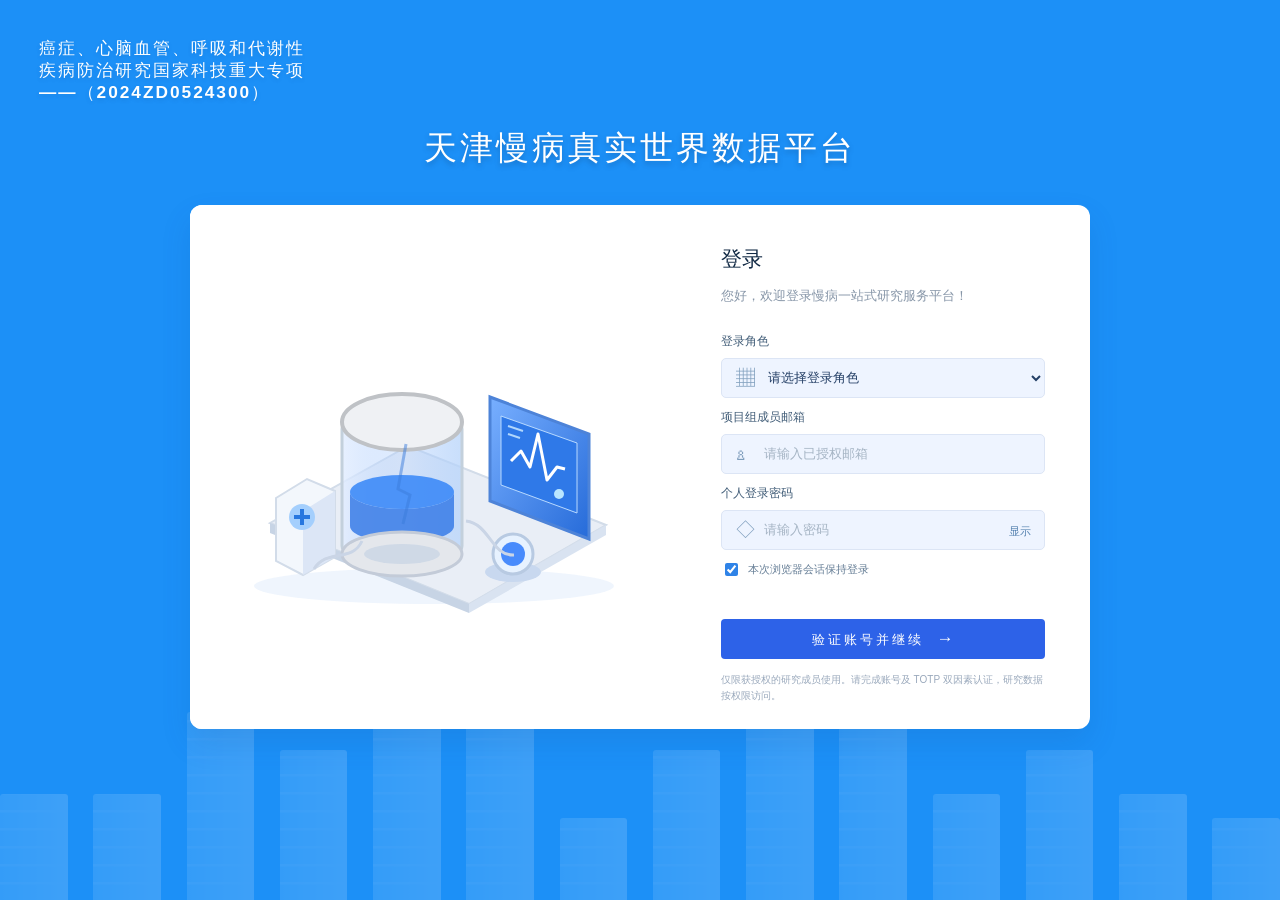
<file: index.html>
<!doctype html>
<html lang="zh-CN">
<head>
  <meta charset="utf-8">
  <meta name="viewport" content="width=device-width, initial-scale=1">
  <meta http-equiv="refresh" content="0; url=./clinical-preview/">
  <meta name="robots" content="noindex, nofollow">
  <meta name="referrer" content="no-referrer">
  <title>天津慢病真实世界数据平台 · 科研数据管理</title>
  <style>
    body{font-family:system-ui,-apple-system,"Microsoft Yahei",sans-serif;margin:0;min-height:100vh;display:grid;place-items:center;background:#f4f8fd;color:#243d5c}
    main{text-align:center;max-width:460px;padding:32px}
    a{color:#1769c2}
  </style>
</head>
<body>
  <main>
    <h1>天津慢病真实世界数据平台</h1>
    <p>正在进入天津慢病真实世界数据平台科研数据管理平台。</p>
    <p><a href="./clinical-preview/">进入数据管理平台</a></p>
  </main>
</body>
</html>
</file>
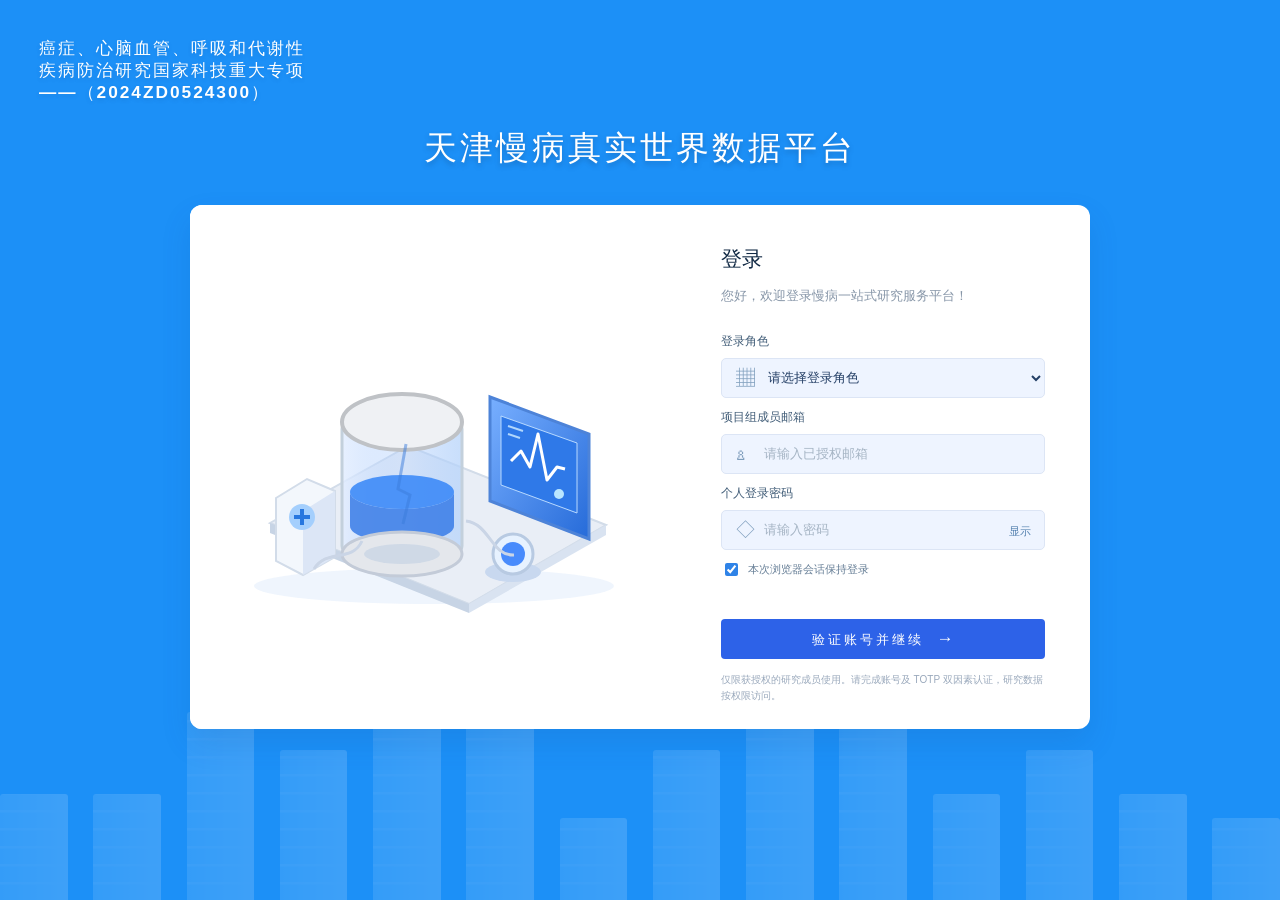
<file: clinical-preview/index.html>
<!doctype html>
<html lang="zh-CN">
<head>
<meta charset="utf-8"><meta name="viewport" content="width=device-width, initial-scale=1">
<meta name="robots" content="noindex,nofollow"><meta name="referrer" content="no-referrer">
<meta http-equiv="Content-Security-Policy" content="default-src 'self'; script-src 'self'; style-src 'self' 'unsafe-inline'; img-src 'self' data:; connect-src https://orptyvtibzsijqcqyvee.supabase.co; object-src 'none'; base-uri 'self'; form-action 'none';">
<title>天津慢病真实世界数据平台 · 科研数据管理平台</title>
<link rel="stylesheet" href="../secure-preview/styles.css?v=clinical-preview-1">
<link rel="stylesheet" href="../local-vault/vault.css?v=clinical-preview-1">
<link rel="stylesheet" href="clinical.css?v=restore-crisp-illustration-20261109">
</head>
<body>
<section class="login-screen" id="loginScreen" aria-labelledby="loginTitle">
  <div class="login-topline"><div class="login-top-brand"><div class="project-grant-name">癌症、心脑血管、呼吸和代谢性<br>疾病防治研究国家科技重大专项<br>——（2024ZD0524300）</div></div><span class="login-top-right">天津慢病真实世界数据平台 · 授权访问</span></div>
  <div class="login-heading"><h1 id="loginTitle">天津慢病真实世界数据平台</h1></div>
  <div class="login-card">
    <div class="login-visual" aria-hidden="true">
      <svg class="login-medical-art" viewBox="0 0 420 300" xmlns="http://www.w3.org/2000/svg">
        <defs>
          <linearGradient id="unitSide" x1="0" x2="1"><stop stop-color="#bcd5fa"/><stop offset="1" stop-color="#ecf4ff"/></linearGradient>
          <linearGradient id="unitBlue" x1="0" x2="1" y1="0" y2="1"><stop stop-color="#78afff"/><stop offset="1" stop-color="#266bd9"/></linearGradient>
          <linearGradient id="glass" x1="0" x2="1"><stop stop-color="#e2edff" stop-opacity=".82"/><stop offset=".5" stop-color="#a5c8fc" stop-opacity=".32"/><stop offset="1" stop-color="#b7d4fa" stop-opacity=".76"/></linearGradient>
        </defs>
        <ellipse cx="211" cy="269" rx="180" ry="18" fill="#d8e6f9" opacity=".4"/>
        <path d="M47 206 185 129 383 208 246 287Z" fill="#e9eef6" stroke="#d2dce9" stroke-width="2"/>
        <path d="m47 206 199 81v9L47 216Z" fill="#c7d4e5"/>
        <path d="m246 287 137-79v10l-137 78Z" fill="#d9e3f1"/>
        <g transform="translate(267 66)">
          <path d="M0 14 99 51v105L0 118Z" fill="url(#unitBlue)" stroke="#4d83d8" stroke-width="3"/>
          <path d="M11 33 87 60v70l-76-28Z" fill="#2f79e8" stroke="#b7d9ff"/>
          <path d="m21 78 10-10 9 16 8-33 9 46 10-13 8 2" stroke="white" fill="none" stroke-width="3" stroke-linejoin="round"/>
          <circle cx="69" cy="111" r="5" fill="#b9e6ff"/><path d="m18 43 15 5m-15 3 12 4" stroke="#b1d7fc" stroke-width="2"/>
        </g>
        <g transform="translate(119 55)">
          <rect x="0" y="50" width="120" height="131" rx="7" fill="url(#glass)" stroke="#c3d0dc" stroke-width="3"/>
          <ellipse cx="60" cy="50" rx="60" ry="28" fill="#eff1f4" stroke="#bfc2c6" stroke-width="4"/>
          <path d="M8 120a52 17 0 0 0 104 0v34a52 17 0 0 1-104 0Z" fill="#357ae7" opacity=".83"/>
          <ellipse cx="60" cy="120" rx="52" ry="17" fill="#3988f8" opacity=".87"/>
          <ellipse cx="60" cy="182" rx="60" ry="22" fill="#e4e7ec" stroke="#c3cbd8" stroke-width="3"/>
          <ellipse cx="60" cy="182" rx="38" ry="10" fill="#c6d3e4" opacity=".7"/>
          <path d="m64 72-8 45 12 6-7 29" fill="none" stroke="#3b7ddb" stroke-width="3" opacity=".5"/>
        </g>
        <g transform="translate(53 159)">
          <path d="m0 22 31-19 28 12v66L27 99 0 85Z" fill="#f3f7fc" stroke="#d2dce9" stroke-width="2"/>
          <path d="m27 35 32-20v66L27 99Z" fill="#dce6f6"/>
          <circle cx="26" cy="41" r="13" fill="#a4cffd"/>
          <path d="M26 33v16m-8-8h16" stroke="#2777df" stroke-width="4"/>
        </g>
        <g transform="translate(272 222)"><ellipse cx="18" cy="33" rx="28" ry="10" fill="#c8d8ef"/><circle cx="18" cy="15" r="20" fill="#e7f2ff" stroke="#b8cae2" stroke-width="3"/><circle cx="18" cy="15" r="12" fill="#488bfc"/></g>
        <path d="M91 252c13-21 38-6 48-28m104-20c24 3 25 35 48 34" stroke="#cad5e6" stroke-width="3" fill="none"/>
      </svg></div>
    <div class="login-form-wrap">
      <h2>登录</h2><p class="login-subtitle">您好，欢迎登录慢病一站式研究服务平台！</p>
      <form id="loginForm" autocomplete="on" novalidate>
        <label for="loginRole">登录角色</label><div class="login-field"><span class="field-prefix">▦</span><select id="loginRole" name="role" required><option value="" selected disabled>请选择登录角色</option><option value="project">项目组</option></select></div>
        <label for="loginUsername">项目组成员邮箱</label><div class="login-field"><span class="field-prefix">♙</span><input type="email" id="loginUsername" name="email" autocomplete="email" spellcheck="false" placeholder="请输入已授权邮箱" required maxlength="150"></div>
        <label for="loginPassword">个人登录密码</label><div class="login-field"><span class="field-prefix">◇</span><input type="password" id="loginPassword" name="password" autocomplete="current-password" placeholder="请输入密码" required><button id="togglePassword" class="login-eye" type="button" aria-label="显示密码" aria-pressed="false">显示</button></div>
        <div class="login-options"><label class="remember-label"><input type="checkbox" id="rememberSession" checked> 本次浏览器会话保持登录</label></div>
        <p class="login-error" id="loginError" role="alert" aria-live="polite"></p>
        <button class="login-submit" type="submit" id="loginSubmit">验证账号并继续 <span>→</span></button>
      </form>
      <form id="secondFactorForm" class="second-factor-form" hidden autocomplete="off" novalidate>
        <div class="second-factor-step"><span class="second-factor-step-icon">02</span><div><strong>第二步 · 验证码核验</strong><p>账号密码已验证，请输入手机身份验证器中的动态验证码。</p></div></div>
        <label for="challengeInput">手机动态验证码（TOTP）</label>
        <div id="totpSetup" class="totp-setup" hidden>
          <strong>首次登录 · 绑定手机验证器</strong>
          <p>请使用 Google Authenticator 或 Microsoft Authenticator 扫描二维码。请勿截图或向他人透露密钥。</p>
          <div id="totpQr" class="totp-qr" role="img" aria-label="手机身份验证器绑定二维码" hidden></div>
          <details class="totp-manual" id="totpManual"><summary>无法扫码？展开手动绑定密钥</summary><code id="totpSecret"></code></details>
          <p>绑定后请在下方输入验证器显示的6位数字，完成首次验证。</p>
        </div>
        <div class="captcha-box"><span class="otp-mail-hint"><span aria-hidden="true">▣</span> 在手机身份验证器中查看6位数字</span></div>
        <div class="login-field"><span class="field-prefix">▣</span><input type="text" id="challengeInput" name="otp" inputmode="numeric" pattern="[0-9]{6}" autocomplete="one-time-code" spellcheck="false" placeholder="请输入验证器显示的6位数字" maxlength="6" required></div>
        <p class="captcha-lifetime">验证码通常每30秒更新一次；输错后可使用最新一组数字重试。</p>
        <p class="login-error" id="challengeError" role="alert" aria-live="polite"></p>
        <button class="login-submit" id="secondFactorSubmit" type="submit">验证并进入 <span>→</span></button>
        <button id="returnToLogin" class="back-to-login" type="button">← 返回账号登录</button>
      </form>
      <p class="login-safety-note">仅限获授权的研究成员使用。请完成账号及 TOTP 双因素认证，研究数据按权限访问。</p>
    </div>
  </div>
  <div class="login-bottom"><span>Copyright © 2026 天津慢病真实世界数据平台</span></div>
  <div class="login-cityline" aria-hidden="true"><i></i><i></i><i></i><i></i><i></i><i></i><i></i><i></i><i></i><i></i><i></i><i></i><i></i><i></i></div>
</section>
<div id="app" class="app"></div>
<button id="logoutBtn" type="button" hidden>退出登录</button>
<script src="cohort-config.js?v=tj-cv-1" defer></script>
<script src="../secure-preview/vendor/qrcodegen.min.js?v=totp-svg-2" defer></script>
<script src="network-guard.js?v=tj-cv-field-fix-4" defer></script>
<script src="auth.js?v=tj-rwd-sample50312-1" defer></script>
</body>
</html>
</file>
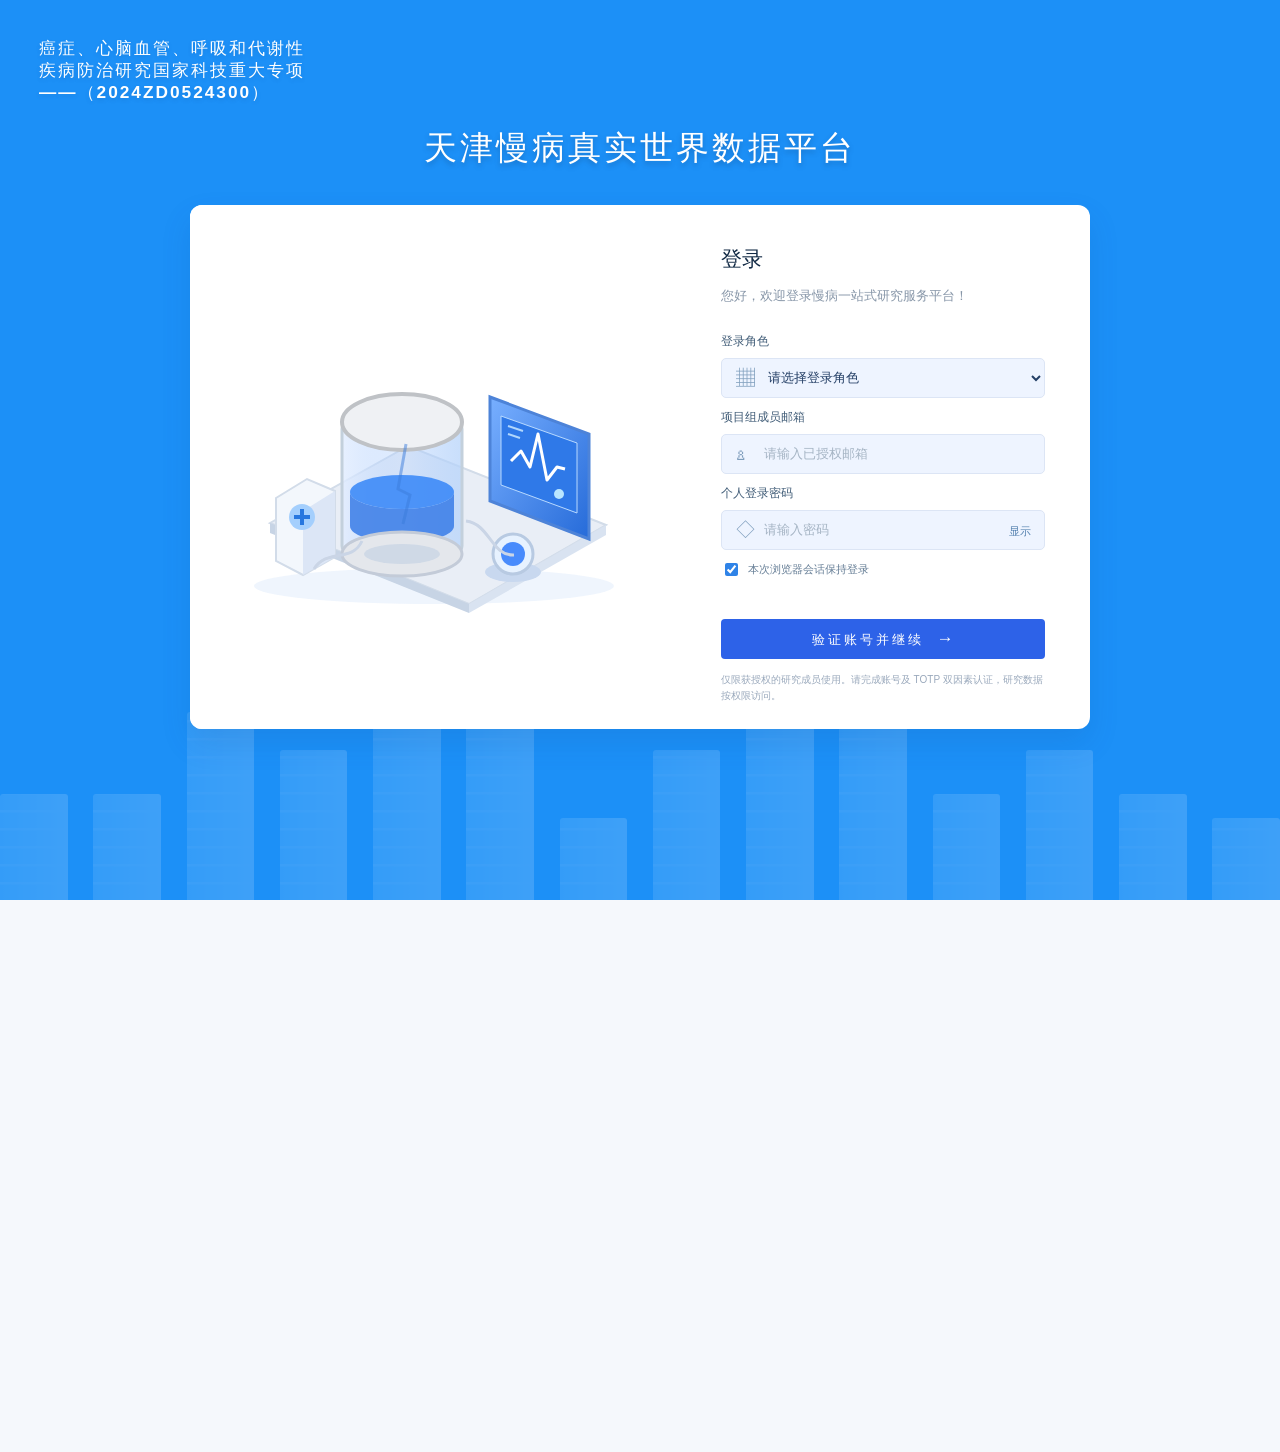
<file: local-vault/index.html>
<!doctype html><html lang="zh-CN"><head><meta charset="UTF-8"><meta name="viewport" content="width=device-width,initial-scale=1"><meta name="robots" content="noindex,nofollow"><meta http-equiv="refresh" content="0;url=../clinical-preview/"><title>天津慢病真实世界数据平台</title></head><body><p>正在进入天津慢病真实世界数据平台科研数据管理系统。</p><a href="../clinical-preview/">进入系统</a></body></html>
</file>
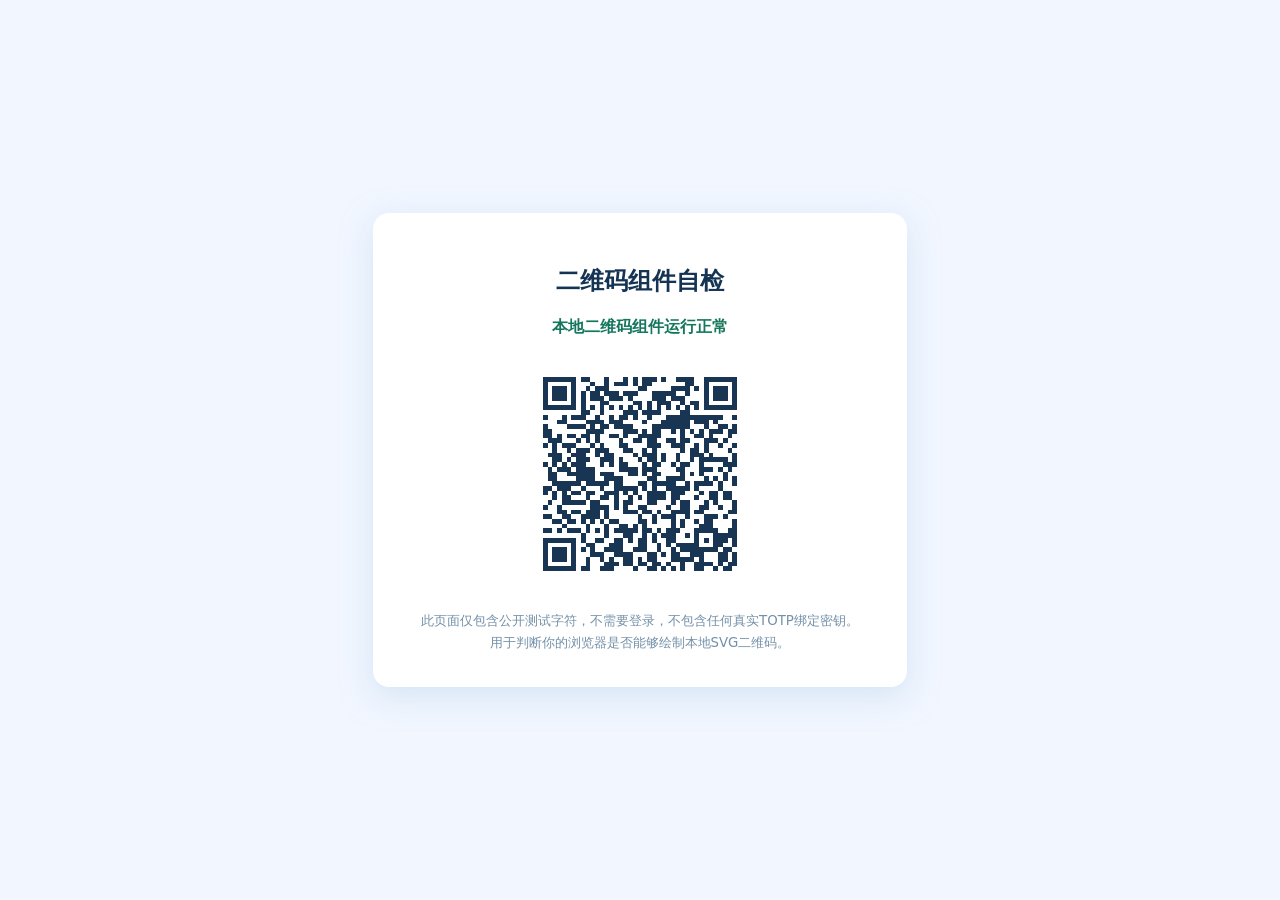
<file: secure-preview/qr-self-test.html>
<!doctype html>
<html lang="zh-CN"><head><meta charset="utf-8"><meta name="viewport" content="width=device-width,initial-scale=1">
<meta http-equiv="Content-Security-Policy" content="default-src 'self'; script-src 'self'; style-src 'self' 'unsafe-inline'; img-src 'self' data:; object-src 'none'; base-uri 'self'">
<title>二维码组件自检（不含任何真实密钥）</title>
<style>body{font:16px system-ui,sans-serif;background:#f1f6ff;color:#153454;min-height:100vh;display:grid;place-items:center;margin:0}.panel{background:white;max-width:470px;width:90%;padding:32px;border-radius:16px;box-shadow:0 9px 30px #bed5eb88;text-align:center}#result{font-weight:700}#qr{display:flex;justify-content:center;margin:20px auto}#qr svg{width:232px;height:232px;max-width:100%;shape-rendering:crispEdges}small{display:block;line-height:1.7;color:#7390a8;margin-top:18px}</style>
</head><body><main class="panel"><h2>二维码组件自检</h2><p id="result" role="status">正在检测…</p><div id="qr" role="img" aria-label="公开示例二维码"></div><small>此页面仅包含公开测试字符，不需要登录，不包含任何真实TOTP绑定密钥。<br>用于判断你的浏览器是否能够绘制本地SVG二维码。</small></main>
<script src="vendor/qrcodegen.min.js?v=totp-svg-2" defer></script><script src="qr-self-test.js?v=totp-svg-2" defer></script>
</body></html>
</file>
<file: secure-preview/styles.css>
:root{--navy:#10243c;--navy2:#162e4b;--blue:#2563eb;--sky:#eaf2ff;--green:#087f65;--ink:#1b2d41;--sub:#718198;--border:#e5ebf2;--bg:#f5f8fc;--white:#fff;--shadow:0 4px 22px rgba(20,42,78,.045);font-family:Inter,"PingFang SC","Microsoft Yahei","Noto Sans SC",-apple-system,BlinkMacSystemFont,Arial,sans-serif;color:var(--ink);font-synthesis:none}
*{box-sizing:border-box}html,body{margin:0;min-height:100%;background:var(--bg)}button,input,select{font:inherit}button{cursor:pointer}button:disabled{opacity:.4;cursor:not-allowed}button:focus-visible,select:focus-visible,input:focus-visible{outline:3px solid #a1c5ff;outline-offset:2px}a{text-decoration:none;color:inherit}h1,h2,p{margin:0}select,input{min-width:0}.app{display:flex;min-height:100vh}.sidebar{background:linear-gradient(160deg,#10253e 0%,#0e2035 100%);width:258px;flex:0 0 258px;color:#e7eef9;display:flex;flex-direction:column;position:sticky;top:0;height:100vh;z-index:20}.brand{display:flex;align-items:center;gap:11px;padding:29px 23px 25px}.brand-logo{width:39px;height:39px;display:grid;place-items:center;border:1px solid rgba(129,189,246,.35);background:#20517b;border-radius:11px;box-shadow:inset 0 0 0 4px rgba(255,255,255,.025)}.brand-mark{font-size:23px;color:#d2f8f0}.brand-title{font-size:16px;letter-spacing:-.3px;font-weight:750}.brand-subtitle{font-size:10px;color:#92aac6;letter-spacing:.7px;margin-top:5px}.workspace{display:flex;align-items:center;gap:10px;margin:0 14px 32px;padding:15px 12px;border-radius:11px;background:#1a3554;border:1px solid #284362}.workspace-icon{display:grid;place-items:center;background:#244d73;border-radius:8px;width:31px;height:31px;color:#8de0d0;font-size:23px}.workspace strong,.workspace small{display:block}.workspace strong{font-size:12.5px}.workspace small{font-size:10.5px;color:#9fb8d1;margin-top:5px}.workspace-chevron{margin-left:auto;color:#a2b4c8}.nav-label{color:#6f8ba8;padding:0 27px;font-size:10px;letter-spacing:1.4px;margin-bottom:13px;font-weight:700}.navigation{display:flex;flex-direction:column;gap:5px;padding:0 13px}.nav-item{background:transparent;border:0;display:flex;align-items:center;gap:14px;color:#a9bed5;width:100%;height:47px;padding:0 16px;border-radius:9px;text-align:left;font-size:13px;font-weight:500;transition:background .15s,color .15s}.nav-ico{font-size:20px;width:20px;text-align:center;color:#8aa6c5}.nav-item.active,.nav-item:hover{background:#24456a;color:#fff}.nav-item.active{box-shadow:inset 3px 0 #73d7be}.nav-item.active .nav-ico{color:#9cffe7}.nav-arrow,.nav-count{margin-left:auto;color:#a1c1dd}.nav-count{padding:3px 7px;background:#2b4764;border-radius:5px;font-size:11px}.sidebar-bottom{margin-top:auto;padding:0 18px 18px}.source-card{padding:15px 12px;border-radius:10px;border:1px solid #294660;background:#182e49;display:flex;gap:11px;align-items:center}.source-light{width:8px;height:8px;background:#60d7b8;border-radius:50%;box-shadow:0 0 0 4px rgba(96,215,184,.12)}.source-card strong{display:block;font-size:12px}.source-card small{display:block;font-size:11px;color:#8ca9c5;margin-top:4px}.sidebar-footer{display:flex;justify-content:space-between;font-size:10px;color:#708da9;margin:19px 7px 1px}.main-shell{flex:1;min-width:0;display:flex;flex-direction:column}.topbar{background:#fff;border-bottom:1px solid #e7edf3;min-height:75px;padding:0 37px;display:flex;justify-content:space-between;align-items:center;gap:20px}.topbar-left,.topbar-right{display:flex;align-items:center;gap:12px}.breadcrumbs{font-size:12px;color:#90a0b4}.breadcrumbs span{margin:0 9px;color:#cbd3df}.breadcrumbs strong{font-weight:650;color:#40556e}.top-source{font-size:11px;color:#5f768e;display:flex;gap:8px;align-items:center;margin-right:8px}.online-dot{display:inline-block;height:7px;width:7px;border-radius:50%;background:#27b488}.top-btn{border:1px solid transparent;min-height:36px;display:inline-flex;justify-content:center;align-items:center;gap:8px;font-size:12px;padding:0 14px;border-radius:8px;font-weight:650;white-space:nowrap;transition:transform .15s,background .15s}.top-btn:hover{transform:translateY(-1px)}.primary-btn{background:#2466df;color:#fff;box-shadow:0 3px 8px rgba(36,102,223,.12)}.primary-btn:hover{background:#1655ca}.secondary-btn{background:#fff;color:#45617c;border-color:#dce5f0}.secondary-btn:hover{background:#f7faff}.main-content{padding:32px 37px 40px;flex:1;max-width:1550px;width:100%;margin:0 auto}.page{display:none}.active-page{display:block}.page-heading{display:flex;justify-content:space-between;gap:18px;align-items:center;margin-bottom:25px}.eyebrow{font-size:10px;font-weight:750;color:#6590ad;letter-spacing:1.35px;display:flex;align-items:center;gap:8px;margin-bottom:12px}.eyebrow-line{width:19px;height:2px;background:#4ba4c0;display:inline-block}.page-heading h1{font-weight:800;letter-spacing:-.7px;font-size:25px;color:#182a41}.page-heading p{font-size:12.5px;color:#8a9aaa;margin-top:10px}.research-badge{display:inline-flex;align-items:center;font-size:11px;padding:8px 13px;white-space:nowrap;color:#287566;background:#e8f6f2;border:1px solid #d3efe7;border-radius:30px;font-weight:650}.toolbar,.panel{background:#fff;border:1px solid #e5edf5;border-radius:13px;box-shadow:var(--shadow)}.context-toolbar{display:flex;align-items:center;justify-content:space-between;gap:16px;padding:16px 21px;margin-bottom:19px}.toolbar-text{font-size:12px;font-weight:750;color:#30475f}.toolbar-text .hint{font-size:11px;font-weight:400;color:#96a5b5;margin-left:13px}.field-row{display:flex;gap:14px;align-items:center}.field-row label{font-size:11px;color:#6c7d8f;display:flex;align-items:center;gap:8px;white-space:nowrap}.field-row select,.panel select,.filters-row select,.pager select{background:#fff;border:1px solid #dce6ef;border-radius:7px;padding:8px 29px 8px 11px;color:#26435d;font-size:12px;outline:none}.field-row select{min-width:106px}.kpi-grid{display:grid;grid-template-columns:repeat(4,minmax(0,1fr));gap:16px;margin-bottom:20px}.kpi-card{border:1px solid #e2eaf3;background:#fff;padding:21px 20px 18px;border-radius:13px;box-shadow:var(--shadow);min-height:166px;position:relative;overflow:hidden}.kpi-top{display:flex;justify-content:space-between;align-items:center}.kpi-tag{font-size:10px;color:#73869c;letter-spacing:.5px}.kpi-icon{display:grid;place-items:center;height:35px;width:35px;border-radius:10px;font-size:18px;background:#ecf4fe;color:#3675d9}.kpi-icon.teal{background:#e8f7f3;color:#0d9576}.kpi-icon.amber{background:#fff5e8;color:#d39024}.kpi-icon.purple{background:#f4f0ff;color:#8467c4}.kpi-value{font-size:26px;font-weight:800;letter-spacing:-.75px;color:#223d56;margin:16px 0 7px;white-space:nowrap}.kpi-bottom{display:flex;align-items:center;justify-content:space-between;gap:8px}.kpi-name{color:#718297;font-size:11px}.kpi-change{font-size:10.5px;color:#14876c;font-weight:750}.kpi-change.negative{color:#c5743a}.charts-grid{display:grid;grid-template-columns:minmax(0,1.65fr) minmax(290px,1fr);gap:19px;margin-bottom:19px}.panel{min-width:0}.chart-panel{padding:23px 24px;min-height:355px}.panel-head{display:flex;align-items:flex-start;justify-content:space-between;gap:12px;margin-bottom:20px}.panel-head h2{font-size:14.5px;color:#273f57;font-weight:750}.panel-head p{font-size:11.5px;color:#98a5b3;margin-top:7px}.panel-actions{display:flex;align-items:center;gap:8px}.mini-label{font-size:11px;color:#8b9bae}.panel select{padding:7px 24px 7px 9px;max-width:160px}.chart-legend{display:flex;gap:20px;font-size:10px;color:#6f8196;margin-bottom:11px}.chart-legend span{display:flex;gap:7px;align-items:center}.legend-dot{width:8px;height:8px;border-radius:3px;display:inline-block}.year-old{background:#c9e3ef}.year-new{background:#3077da}.bar-chart{min-height:224px;display:flex;align-items:center;justify-content:center}.bar-chart svg{width:100%;height:auto;overflow:visible}.bar-chart svg text{font-family:inherit;fill:#74879a}.bar-chart .chart-value{fill:#3c607b;font-weight:650}.donut-stack{display:flex;align-items:center;gap:18px;margin:5px 0 0}.donut-chart{width:182px;height:182px;flex:0 0 182px;border-radius:50%;display:grid;place-items:center;background:#e7ecf1}.donut-core{height:126px;width:126px;border-radius:50%;background:#fff;display:flex;flex-direction:column;align-items:center;justify-content:center;box-shadow:0 1px 7px rgba(0,0,0,.05);text-align:center}.donut-core small{font-size:10px;color:#93a1b1}.donut-core strong{font-size:16px;font-weight:800;color:#234058;margin-top:7px}.donut-legend{min-width:0;flex:1;display:flex;flex-direction:column;gap:16px}.donut-item{display:flex;align-items:start;gap:8px}.donut-item i{height:9px;width:9px;border-radius:3px;margin-top:3px;flex:0 0 9px}.donut-item .donut-label{display:block;font-size:11px;color:#667c93}.donut-item strong{display:block;font-size:14px;color:#233e59;margin-top:3px}.lower-grid{display:grid;grid-template-columns:1fr 1fr;gap:19px}.lower-grid>.panel{padding:22px 23px}.panel-tag{background:#eef5fa;color:#567d96;border-radius:6px;padding:7px 10px;font-size:10px;font-weight:650}.scope-grid{display:grid;grid-template-columns:1fr 1fr;gap:0 14px}.scope-item{padding:10px 0;border-bottom:1px solid #eff2f6;display:flex;align-items:center;justify-content:space-between}.scope-item span{font-size:11.5px;color:#8b9aae}.scope-item strong{font-size:12px;color:#334b66}.insight-list{display:flex;flex-direction:column;gap:13px}.insight-list>div{display:flex;gap:11px}.insight-icon{border-radius:6px;background:#edf6f9;color:#25839a;font-size:10px;font-weight:800;padding:6px;height:26px}.insight-list p{font-size:11.5px;color:#617891;line-height:1.8}.insight-list strong{color:#334f66}.footer{display:flex;justify-content:space-between;gap:12px;padding:18px 37px;border-top:1px solid #e7edf4;color:#a0acb9;font-size:10px}.records-panel{overflow:hidden}.record-toolbar{padding:19px 21px;display:flex;align-items:center;justify-content:space-between;gap:15px}.search-wrapper{height:39px;border:1px solid #dce5f0;border-radius:8px;display:flex;align-items:center;gap:8px;padding:0 13px;max-width:420px;width:100%;color:#8da4b6}.search-wrapper span{font-size:23px;line-height:1}.search-wrapper input{border:0;outline:none;width:100%;font-size:12px;background:transparent}.record-actions{display:flex;align-items:center;gap:8px}.filters-row{padding:0 21px 18px;display:grid;grid-template-columns:repeat(4,minmax(0,1fr));gap:12px}.filters-row label{font-size:11px;color:#8698aa;display:flex;flex-direction:column;gap:8px}.filters-row select{width:100%;min-height:37px}.table-status{background:#f8fbfe;padding:12px 22px;display:flex;align-items:center;gap:15px;border-top:1px solid #eaf0f5;border-bottom:1px solid #eaf0f5}.table-status strong{font-size:11.5px;color:#36536e}.table-status span{font-size:10.5px;color:#99a8b7}.table-scroller{width:100%;overflow-x:auto}.data-table{border-collapse:collapse;width:100%;font-size:11.5px;min-width:890px;text-align:left}.data-table th{background:#fff;color:#8292a5;font-size:10.5px;letter-spacing:.15px;font-weight:750;padding:16px 17px;white-space:nowrap;border-bottom:1px solid #e9eff5}.data-table th[data-sort]{cursor:pointer}.data-table th[data-sort]:hover{color:#2364c9}.data-table th span{color:#b8c4d0;margin-left:4px}.data-table td{padding:15px 17px;border-bottom:1px solid #edf1f5;color:#445e79;white-space:nowrap}.data-table tbody tr:hover{background:#f8fbff}.data-table tbody tr:last-child td{border-bottom:0}.data-table .code-cell{font-weight:700;font-size:10.5px;color:#63829a;letter-spacing:.4px}.disease-cell{font-weight:700;color:#294763!important}.value-cell{font-weight:750;font-variant-numeric:tabular-nums;color:#203b54!important}.ui-cell{font-size:10.5px;color:#7f91a3!important;font-variant-numeric:tabular-nums}.sex-badge,.year-badge,.status-badge{border-radius:5px;padding:5px 8px;display:inline-block;font-size:10.5px;font-weight:650}.sex-badge{color:#53728f;background:#eef4fb}.sex-badge.both{color:#087a65;background:#e9f6f1}.year-badge{background:#eff4fb;color:#516b84}.year-badge.current{color:#366aca;background:#eaf2ff}.view-btn{background:none;border:0;color:#1b6bc9;font-size:11px;font-weight:750;padding:4px}.empty-table{text-align:center;padding:65px!important;color:#8fa1b2!important}.table-footer{min-height:64px;border-top:1px solid #e9eff5;display:flex;align-items:center;justify-content:space-between;padding:12px 21px;color:#8092a5;font-size:11px;gap:15px}.pager{display:flex;align-items:center;gap:12px}.pager label{display:flex;align-items:center;gap:6px}.pager select{padding:5px}.pager-btn{height:29px;width:29px;border:1px solid #dce5f0;background:#fff;border-radius:6px;color:#58718c;font-size:18px}.compare-overview{display:grid;grid-template-columns:repeat(3,minmax(0,1fr));gap:15px;margin-bottom:18px}.compare-card{background:#fff;border-radius:12px;padding:20px 21px;border:1px solid #e4edf5}.compare-card small{display:block;font-size:11px;color:#7e91a5}.compare-card strong{display:block;margin-top:12px;font-size:23px;color:#294359}.compare-card p{font-size:11px;color:#8299ad;margin-top:8px}.compare-panel{margin-bottom:18px}.compare-panel .panel-head{padding:22px 23px 0}.compare-table{min-width:780px}.change-bars{padding:5px 24px 25px}.change-row{display:grid;grid-template-columns:145px 1fr 75px;align-items:center;gap:17px;margin:17px 0;font-size:11px;color:#57728e}.change-row strong{text-align:right;color:#355775}.change-track{height:12px;background:#edf3f9;border-radius:8px;overflow:hidden}.change-fill{height:100%;background:linear-gradient(90deg,#74b2f6,#3178d9);border-radius:8px;min-width:2px}.change-fill.down{background:linear-gradient(90deg,#50b89d,#239c83)}.delta-up{background:#fff4e6;color:#b77d20}.delta-down{background:#e7f6f1;color:#148a6c}.status-badge{font-weight:750}.dictionary-table{min-width:760px}.dictionary-table td{white-space:normal;line-height:1.8}.dictionary-table code{border-radius:5px;background:#f0f5fa;color:#346087;padding:5px 7px;font-size:11px}.notice{display:flex;gap:13px;margin-top:18px;padding:18px 19px;border:1px solid #dceaf5;border-radius:11px;background:#eef7fc;color:#577087}.notice>span{font-size:20px;color:#3982a8}.notice strong{font-size:12px;color:#355e78}.notice p{font-size:11.5px;line-height:1.9;margin-top:5px}.quality-grid{display:grid;grid-template-columns:repeat(4,minmax(0,1fr));gap:15px;margin-bottom:20px}.quality-stat{padding:21px;border-radius:12px;background:#fff;border:1px solid #e3edf5}.quality-stat small{display:block;font-size:11px;color:#8b9bab}.quality-stat strong{display:block;font-size:26px;color:#25435d;margin-top:13px}.quality-stat span{display:block;color:#8ca4b3;font-size:10px;margin-top:8px}.quality-checks{padding:3px 23px 23px}.quality-check{padding:17px 0;border-bottom:1px solid #edf2f6;display:flex;align-items:center;gap:14px}.quality-check:last-child{border:0}.quality-check .check-icon{display:grid;place-items:center;height:32px;width:32px;border-radius:50%;background:#e6f8f2;color:#078968;font-weight:750}.quality-check.warn .check-icon{background:#fff6e6;color:#b17824}.quality-check strong{font-size:12px;color:#304c65}.quality-check p{font-size:11px;line-height:1.6;color:#8ba0b1;margin-top:5px}.quality-check .check-status{margin-left:auto;font-size:10px;color:#5f9e8a;white-space:nowrap}.quality-check.warn .check-status{color:#bf8b3c}.scrim{position:fixed;inset:0;background:rgba(15,31,52,.4);z-index:29}.scrim[hidden]{display:none}.details-drawer{position:fixed;right:0;top:0;bottom:0;width:min(515px,100vw);background:#fff;box-shadow:-10px 0 40px rgba(20,41,68,.19);z-index:31;display:flex;flex-direction:column;transform:translateX(105%);transition:transform .25s ease}.details-drawer.open{transform:translateX(0)}.drawer-head{display:flex;justify-content:space-between;align-items:center;padding:27px 27px 22px;border-bottom:1px solid #e9eef4}.drawer-head small{font-size:10px;letter-spacing:1.4px;color:#86a1b6;font-weight:750}.drawer-head h2{font-size:19px;color:#233d55;margin-top:8px}.drawer-close{width:32px;height:32px;border:0;border-radius:8px;background:#f2f5f9;font-size:23px;color:#697f90}.drawer-body{padding:26px;overflow:auto;flex:1}.drawer-footer{display:flex;justify-content:space-between;gap:10px;border-top:1px solid #e8edf4;padding:18px 25px}.detail-id{font-size:11px;font-weight:750;letter-spacing:.8px;color:#5b94bc}.detail-title{font-size:22px;color:#254360;margin:11px 0}.detail-sub{font-size:12px;color:#8496a8}.detail-value-card{padding:22px;background:#f0f6fd;border-radius:12px;margin:22px 0}.detail-value-card small{font-size:11px;color:#7894ad}.detail-value-card strong{font-size:29px;color:#1f577c;display:block;margin:11px 0}.detail-range{font-size:11px;color:#637f99}.detail-field-heading{font-size:12px;font-weight:750;color:#486783;margin-bottom:11px}.detail-field{display:grid;grid-template-columns:155px 1fr;gap:12px;padding:11px 0;border-bottom:1px solid #eef3f7;font-size:11px;word-break:break-all}.detail-field span{color:#90a1b0}.detail-field strong{color:#3b566f;font-weight:600}.detail-note{font-size:11px;color:#788e9c;background:#f6f9fc;border-radius:8px;padding:12px;line-height:1.8;margin-top:18px}.toast{position:fixed;right:28px;bottom:26px;background:#152f49;color:white;border-radius:9px;padding:12px 18px;font-size:12px;box-shadow:0 8px 25px rgba(10,36,68,.18);opacity:0;pointer-events:none;transform:translateY(8px);transition:opacity .2s,transform .2s;z-index:60}.toast.visible{opacity:1;transform:translateY(0)}.loading{padding:35px;font-size:12px;color:#879aac}.mobile-menu{display:none}.icon-button{border:0;background:none;color:#365875;font-size:20px}@media(max-width:1180px){.sidebar{width:225px;flex-basis:225px}.main-content{padding:26px}.topbar{padding:0 26px}.kpi-grid{grid-template-columns:repeat(2,1fr)}.charts-grid{grid-template-columns:1fr}.donut-stack{justify-content:center}.footer{padding:18px 26px}}@media(max-width:760px){.sidebar{position:fixed;left:0;top:0;transform:translateX(-105%);transition:transform .2s;box-shadow:12px 0 35px rgba(0,0,0,.1)}.sidebar.mobile-open{transform:translateX(0)}.mobile-menu{display:block}.topbar{padding:0 16px;min-height:65px}.top-source,.top-btn#\importBtn{display:none}.topbar-right{gap:6px}.top-btn{padding:0 11px}.main-content{padding:25px 15px}.page-heading{align-items:flex-start}.page-heading h1{font-size:22px}.research-badge{font-size:9px}.context-toolbar{align-items:stretch;flex-direction:column}.toolbar-text .hint{display:block;margin:7px 0 0}.field-row{justify-content:space-between}.field-row label{flex:1}.field-row select{flex:1;min-width:0}.kpi-grid{gap:10px}.kpi-card{padding:16px 14px;min-height:144px}.kpi-value{font-size:21px}.chart-panel{padding:18px 15px}.donut-stack{gap:11px}.donut-chart{height:154px;width:154px;flex-basis:154px}.donut-core{height:108px;width:108px}.lower-grid,.quality-grid{grid-template-columns:1fr}.filters-row{grid-template-columns:repeat(2,1fr)}.record-toolbar{flex-direction:column;align-items:stretch}.search-wrapper{max-width:none}.record-actions{justify-content:flex-end}.compare-overview{grid-template-columns:1fr}.change-row{grid-template-columns:92px 1fr 65px;gap:10px}.footer{padding:17px;display:block;line-height:2}.table-status{flex-direction:column;align-items:flex-start;gap:5px}.table-footer{flex-wrap:wrap}.sidebar.mobile-open:after{content:"";display:none}}@media(max-width:440px){.page-heading .research-badge{display:none}.brand{padding-top:21px}.donut-stack{flex-direction:column}.donut-legend{flex-direction:row;flex-wrap:wrap;justify-content:center;gap:9px}.donut-item{min-width:100px}.kpi-name{font-size:10px}.kpi-value{font-size:19px}.kpi-icon{width:28px;height:28px}}
/* 在窄屏中保留 CSV 导入入口，节省标题栏宽度 */
@media(max-width:760px){
  .top-btn#importBtn{display:inline-flex;width:37px;padding:0;font-size:0}
  .top-btn#importBtn span{font-size:19px}
}


/* GBD Research Hub · static-site project login overlay */
html:not(.authenticated) .app,
html:not(.authenticated) .scrim,
html:not(.authenticated) .details-drawer,
html:not(.authenticated) .toast{display:none!important}
html.authenticated .login-screen{display:none!important}
.login-screen{position:relative;isolation:isolate;min-height:100svh;display:flex;flex-direction:column;align-items:center;padding:30px 32px 26px;color:#fff;overflow:hidden;background:linear-gradient(122deg,#0a75e7 0%,#218ef9 56%,#0e77e2 100%)}
.login-screen:before{content:"";position:absolute;z-index:-2;width:950px;height:950px;border-radius:50%;top:-590px;right:-300px;background:radial-gradient(circle,rgba(255,255,255,.15),transparent 72%)}
.login-screen:after{content:"";position:absolute;z-index:-2;width:600px;height:600px;border-radius:50%;bottom:-470px;left:-130px;background:radial-gradient(circle,rgba(138,215,254,.2),transparent 75%)}
.login-topline{width:min(1250px,100%);display:flex;justify-content:space-between;align-items:center;gap:16px}
.login-top-brand{display:flex;gap:12px;align-items:center}
.login-top-cross{height:38px;width:38px;border:1px solid rgba(255,255,255,.32);background:rgba(255,255,255,.14);border-radius:10px;font-size:24px;display:grid;place-items:center}
.login-top-brand strong{display:block;font-size:14px;letter-spacing:1.6px}
.login-top-brand small{display:block;font-size:8px;letter-spacing:1.7px;margin-top:3px;color:#d6edff}
.login-top-right{font-size:12px;letter-spacing:1.5px;color:#e6f3ff}
.login-heading{text-align:center;position:relative;z-index:1;margin:48px 0 35px}
.login-heading>span{font-size:11px;font-weight:700;letter-spacing:2.8px;color:#d1ebff}
.login-heading h1{font-size:clamp(27px,3.3vw,43px);letter-spacing:2px;color:#fff;font-weight:800;margin:12px 0}
.login-heading p{color:#e1f0ff;font-size:13px;letter-spacing:1px}
.login-card{width:min(1000px,100%);border-radius:17px;background:#fff;box-shadow:0 25px 65px rgba(4,60,139,.17);display:grid;grid-template-columns:1.05fr 1fr;overflow:hidden;position:relative;z-index:1;min-height:505px;color:#1d354d}
.login-visual{position:relative;background:linear-gradient(135deg,#f5faff 0%,#e7f3ff 100%);display:flex;flex-direction:column;align-items:center;justify-content:center;min-width:0;padding:35px 23px 25px;border-right:1px solid #e8f0f9}
.login-visual-glow{position:absolute;width:320px;height:320px;border-radius:50%;border:1px solid #d9eaff;box-shadow:0 0 0 33px rgba(194,220,250,.11),0 0 0 65px rgba(194,220,250,.09)}
.medical-panel{width:min(320px,90%);height:236px;border:1px solid #bbdaf5;position:relative;border-radius:15px;z-index:1;background:linear-gradient(145deg,rgba(255,255,255,.95),rgba(224,241,255,.92));box-shadow:0 24px 44px rgba(41,113,189,.15);transform:rotate(-3deg)}
.medical-panel-top{height:41px;border-bottom:1px solid #d7e9f8;display:flex;justify-content:space-between;align-items:center;padding:0 18px;font-size:10px;color:#7da6cc;font-weight:800;letter-spacing:1px}
.medical-panel-content{display:flex;align-items:center;gap:17px;padding:23px 21px 4px}
.medical-panel-symbol{width:58px;height:58px;display:grid;place-items:center;border-radius:16px;background:#2378dd;color:#fff;font-size:38px;box-shadow:0 9px 21px rgba(40,128,223,.25)}
.medical-panel-lines{display:flex;flex-direction:column;gap:8px;flex:1}
.medical-panel-lines b{height:10px;background:#d5e8fa;border-radius:5px}
.medical-panel-lines b:nth-child(2){width:73%}
.medical-panel-lines b:nth-child(3){width:88%}
.medical-chart{margin:15px 22px;border-radius:9px;background:linear-gradient(180deg,#eaf5ff,rgba(255,255,255,.2));height:87px;display:flex;justify-content:center;align-items:center;overflow:hidden}
.medical-chart svg{max-width:95%}
.login-visual-footer{position:relative;z-index:2;margin-top:31px;font-size:10px;color:#5c8ab0;font-weight:750;letter-spacing:1.1px;text-align:center;display:flex;align-items:center;gap:7px;flex-wrap:wrap;justify-content:center}
.visual-year{color:#317fbd}
.visual-status-dot{height:7px;width:7px;border-radius:50%;background:#29bba4}
.login-form-wrap{padding:43px clamp(24px,4vw,60px) 27px;min-width:0}
.login-form-eyebrow{font-size:11px;font-weight:800;letter-spacing:1.4px;color:#348eea;margin-bottom:11px}
.login-form-wrap h2{font-size:25px;font-weight:800;letter-spacing:.2px;color:#183655}
.login-subtitle{font-size:12px;color:#92a1b2;line-height:1.7;margin:11px 0 24px}
#loginForm>label{display:block;color:#405c77;font-size:12px;font-weight:700;margin-bottom:8px}
.login-field{position:relative;display:flex;align-items:center;margin-bottom:19px}
.login-field input,.login-field select{height:43px;width:100%;border-radius:8px;border:1px solid #dfe8f2;background:#f8fbff;color:#244463;outline:none;padding:0 44px;font-size:13px;transition:border-color .2s,box-shadow .2s}
.login-field input:focus,.login-field select:focus{border-color:#419bfa;box-shadow:0 0 0 3px rgba(40,132,240,.13)}
.login-field input::placeholder{color:#a5b4c4}
.login-field .field-prefix{position:absolute;left:15px;color:#7f9ebd;font-size:19px;pointer-events:none}
.login-eye{border:0;background:transparent;color:#5884b1;position:absolute;right:11px;top:5px;height:34px;padding:0 3px;font-size:11px}
.login-options{margin:-5px 0 14px}
.remember-label{display:flex;gap:7px;align-items:center;font-size:11px;color:#8a9aab;cursor:pointer}
.remember-label input{accent-color:#2f83e7}
.login-error{min-height:19px;font-size:11px;color:#be394b;line-height:1.5;margin-bottom:9px}
.login-submit{height:43px;width:100%;background:linear-gradient(100deg,#1784ef,#3b9bf9);color:#fff;border:0;border-radius:7px;letter-spacing:3px;font-weight:750;font-size:13px;box-shadow:0 7px 18px rgba(30,133,244,.19)}
.login-submit span{letter-spacing:0;margin-left:6px;font-size:17px}
.login-submit:hover:not(:disabled){background:linear-gradient(100deg,#126dcd,#2488e8)}
.login-submit:disabled{opacity:.65;cursor:wait}
.login-safety-note{font-size:10px;color:#95a7b8;line-height:1.75;margin-top:19px}
.login-safety-note strong{font-weight:700;color:#718fa6}
.login-bottom{display:flex;justify-content:space-between;width:min(1000px,100%);margin-top:27px;font-size:11px;color:#e0f1ff;letter-spacing:.2px;z-index:1}
.login-cityline{position:absolute;left:0;right:0;bottom:0;height:200px;display:flex;gap:2%;align-items:flex-end;z-index:-1;opacity:.16;pointer-events:none}
.login-cityline i{flex:1;display:block;background:repeating-linear-gradient(0deg,transparent 0,transparent 15px,rgba(255,255,255,.65) 16px,rgba(255,255,255,.65) 18px),linear-gradient(90deg,#c8ebff,#fff);height:45%;border-radius:3px 3px 0 0}
.login-cityline i:nth-child(3n){height:80%}.login-cityline i:nth-child(4n){height:64%}.login-cityline i:nth-child(5n){height:100%}
.login-cityline i:nth-child(7n){height:35%}
.user-pill{font-size:11px;display:inline-flex;align-items:center;gap:7px;color:#56718c;white-space:nowrap}
.user-avatar{width:24px;height:24px;border-radius:7px;background:#e9f6f2;display:grid;place-items:center;color:#148b72;font-weight:800;font-size:12px}
.logout-btn{color:#5f7c96;min-height:31px;padding:0 11px}
@media(max-width:780px){
  .login-screen{padding:21px 18px 30px}
  .login-heading{margin:37px 0 24px}
  .login-card{max-width:500px;grid-template-columns:1fr}
  .login-visual{min-height:170px;overflow:hidden;padding:16px}
  .login-visual-glow{width:220px;height:220px}
  .medical-panel{height:125px;width:190px;transform:rotate(-4deg);margin-top:-6px}
  .medical-panel-top{height:27px;font-size:7px}
  .medical-panel-content{gap:9px;padding:13px}
  .medical-panel-symbol{width:31px;height:31px;font-size:20px;border-radius:8px}
  .medical-panel-lines{gap:5px}.medical-panel-lines b{height:6px}
  .medical-chart{height:27px;margin:0 13px}.medical-chart svg{height:35px}
  .login-visual-footer{margin-top:13px;font-size:8px}
  .login-form-wrap{padding:27px 30px 31px}
  .login-top-right{display:none}
  .login-bottom{max-width:500px;font-size:10px}
}
@media(max-width:520px){
 .login-heading h1{font-size:25px;letter-spacing:.2px}
 .login-heading p{font-size:11px;line-height:1.7}
 .login-top-brand strong{font-size:12px}
 .login-form-wrap{padding:25px 22px}
 .login-visual{min-height:140px}
 .login-bottom{flex-direction:column;gap:5px;text-align:center}
 .user-pill{display:none}
 .topbar{gap:5px}
 .logout-btn{font-size:10px;padding:0 7px}
}


/* Second-stage on-page challenge. UI only; not server-side MFA. */
.top-btn[hidden],.login-form-wrap form[hidden]{display:none!important}
.second-factor-form{animation:challenge-enter .18s ease-out}
@keyframes challenge-enter{from{opacity:.7;transform:translateY(6px)}to{opacity:1;transform:translateY(0)}}
.second-factor-step{display:flex;gap:11px;align-items:flex-start;padding:12px 13px;background:#eff7ff;border:1px solid #d9eafa;border-radius:9px;margin-bottom:21px}
.second-factor-step-icon{display:grid;place-items:center;flex:0 0 30px;height:30px;background:#277fe1;color:#fff;font-size:11px;font-weight:800;border-radius:8px}
.second-factor-step strong{display:block;color:#244b70;font-size:12px;margin-top:1px}
.second-factor-step p{color:#7c97ae;font-size:10px;line-height:1.7;margin-top:4px}
.second-factor-form>label{display:block;color:#405c77;font-size:12px;font-weight:700;margin-bottom:8px}
.captcha-box{display:flex;align-items:center;justify-content:space-between;border-radius:9px;border:1px solid #d8e8f6;background:linear-gradient(110deg,#e7f3ff,#f5faff);margin-bottom:14px;padding:10px 13px;gap:8px}
.captcha-code{color:#245d9a;user-select:none;font-size:23px;line-height:1;letter-spacing:5px;font-family:"Trebuchet MS",Georgia,serif;font-weight:800;font-style:italic;text-decoration:underline wavy rgba(54,122,197,.28);text-underline-offset:5px;white-space:nowrap}
.captcha-refresh{background:#fff;border:1px solid #cbdff0;border-radius:7px;padding:7px 11px;color:#3275b1;font-size:11px;white-space:nowrap}
.captcha-refresh:hover{background:#e9f4ff}
.captcha-lifetime{color:#97a8b8;font-size:10.5px;margin-top:-8px;margin-bottom:15px}
.back-to-login{background:transparent;color:#688bad;border:0;display:block;margin:15px auto 0;font-size:11px}
.back-to-login:hover{color:#246ec3}


/* Server-verified email code: no code is displayed inside the browser UI. */
.otp-mail-hint{font-size:11px;color:#3574a8;display:flex;gap:9px;align-items:center;line-height:1.55}
.otp-mail-hint span{font-size:20px;color:#2e7ed0}


/* Native TOTP enrollment shown only during first sign-in. */
.totp-setup[hidden]{display:none!important}
.totp-setup{margin:0 0 15px;padding:13px;background:#f0f7ff;border:1px solid #d9eafa;border-radius:10px;color:#335574;line-height:1.7}
.totp-setup>strong{display:block;font-size:12px;color:#2564a6;margin-bottom:5px}
.totp-setup p{font-size:11px;line-height:1.7;color:#587c9c;margin:6px 0}
.totp-setup img{display:block;margin:11px auto;padding:8px;background:#fff;border:1px solid #d9e9f6;border-radius:10px;max-width:100%;object-fit:contain}
.totp-setup img[hidden]{display:none}
.totp-manual{margin:9px 0;padding:9px;background:#fff;border:1px solid #d6e7f5;border-radius:7px;overflow-wrap:anywhere}
.totp-manual span{display:block;color:#567c9a;font-size:10px}
.totp-manual code{display:block;margin-top:5px;font-size:11px;color:#265d93;letter-spacing:1px;user-select:all}

/* QR is rendered locally from the authenticated TOTP provisioning URI.
   The secret is not sent to any external service. */
.totp-qr[hidden]{display:none!important}
.totp-qr{display:flex;align-items:center;justify-content:center;margin:14px auto;padding:12px;background:#fff;border:1px solid #d4e5f5;border-radius:12px;width:max-content;max-width:100%;min-width:218px;min-height:218px;box-shadow:0 4px 15px rgba(25,66,113,.07)}
.totp-qr canvas,.totp-qr img{width:192px!important;height:192px!important;max-width:100%;object-fit:contain;margin:0!important;border:0!important;padding:0!important;border-radius:0!important}

.totp-manual summary{cursor:pointer;font-size:11px;font-weight:700;color:#2f6caa;line-height:1.6}
.totp-manual summary:hover{color:#14528e}
.totp-manual code{overflow-wrap:anywhere}

/* Native SVG QR: no canvas, no image data URI, no remote QR requests. */
.totp-qr svg{display:block;width:232px;height:232px;max-width:100%;flex-shrink:0;shape-rendering:crispEdges}
</file>
<file: local-vault/vault.css>
/* Local Clinical Vault — standalone clinical workspace styles.
   No patient data or data-derived schema is included in this stylesheet. */
.vault-shell{min-height:100vh;display:flex!important;background:#f4f7fb;font-family:Inter,"Microsoft Yahei","PingFang SC",system-ui,sans-serif;color:#19334a}
.vault-sidebar{width:244px;min-width:244px;background:linear-gradient(180deg,#112a46,#0a1c32);min-height:100vh;color:#d7e5f5;padding:24px 15px;position:sticky;top:0;align-self:flex-start;display:flex;flex-direction:column;gap:7px}
.vault-brand{display:flex;gap:12px;align-items:center;padding:5px 8px 32px;border-bottom:1px solid #30475e}
.vault-brand strong{display:block;font-size:17px;letter-spacing:.1px;color:#fff}
.vault-brand small{display:block;font-size:10px;color:#98b0cd;margin-top:4px;letter-spacing:1px}
.vault-logo{width:38px;height:38px;display:grid;place-items:center;border-radius:12px;background:linear-gradient(140deg,#5bb1f5,#2972ca);font-size:22px;color:#fff}
.vault-navtitle{font-size:11px;color:#8da8c6;letter-spacing:1px;margin:25px 8px 8px}
.vault-nav{display:block;border:0;background:transparent;color:#c5d7eb;text-align:left;width:100%;border-radius:9px;padding:13px 14px;font-size:13px;transition:background .15s}
.vault-nav:hover{background:#1d3d60}.vault-nav.active{background:#2770b7;color:#fff;font-weight:700}
.vault-bottom{font-size:11px;line-height:1.6;color:#9db8d2;margin-top:auto;border-top:1px solid #29445f;padding:19px 6px 4px;display:flex;gap:8px;align-items:center}
.vault-dot{display:inline-block;width:7px;height:7px;border-radius:50%;background:#1db68e;box-shadow:0 0 0 3px rgba(35,201,151,.1);flex-shrink:0}
.vault-right{flex:1;min-width:0;min-height:100vh}
.vault-top{height:77px;display:flex;align-items:center;justify-content:space-between;padding:12px 29px;background:#fff;border-bottom:1px solid #e6edf5;gap:16px}
.vault-top small{font-size:11px;display:block;color:#8191a5;margin-bottom:4px}
.vault-top strong{font-size:17px;color:#143452}
.vault-actions{display:flex;gap:10px;align-items:center}
.vault-shield{display:flex;gap:8px;align-items:center;font-size:11px;color:#387568;background:#eefaf6;padding:9px 12px;border-radius:20px;white-space:nowrap}
.vault-main{max-width:1530px;margin:0 auto;padding:27px 30px 40px}
.vault-hero{display:flex;align-items:center;justify-content:space-between;gap:16px;padding:32px 38px;border-radius:16px;background:linear-gradient(118deg,#153c62,#1e6193 80%,#357db4);color:#fff;box-shadow:0 13px 35px rgba(32,86,130,.12)}
.vault-eyebrow{font-size:10px;letter-spacing:1.8px;color:#b3dcf5;font-weight:700;margin-bottom:11px}
.vault-hero h1{font-size:26px;line-height:1.4;margin:0 0 8px;color:#fff}
.vault-hero p{font-size:12px;color:#d0e4f5;line-height:1.7}
.vault-hero-chip{font-size:11px;font-weight:700;letter-spacing:.8px;border:1px solid rgba(255,255,255,.4);background:rgba(255,255,255,.09);padding:11px;border-radius:30px;white-space:nowrap}
.vault-warning{margin:18px 0 22px;border:1px solid #d9e9eb;background:#eef9fa;border-radius:10px;color:#366b75;padding:15px 17px;font-size:12px;line-height:1.8}
.vault-uploader{display:flex;align-items:center;gap:20px;background:#fff;border:1.5px dashed #98c0e2;border-radius:14px;padding:28px;margin-bottom:25px;min-height:155px}
.vault-uploader>div:nth-child(2){flex:1;min-width:0}
.vault-uploader strong{font-size:16px}.vault-uploader p{font-size:12px;color:#7e91a9;margin:7px 0}
.vault-upload-icon{border-radius:50%;width:56px;height:56px;display:grid;place-items:center;background:#eaf4ff;color:#256fba;font-size:30px;flex:0 0 56px}
#loadStatus{font-size:12px;color:#267cb7;line-height:1.6;margin-top:9px}#loadStatus.has-error{color:#c13a38}
.vault-progress{height:6px;background:#e3eff8;border-radius:5px;overflow:hidden;max-width:460px;margin-top:11px}
.vault-progress>div{height:100%;width:0;background:#2384c8;transition:width .25s}
.vault-primary{display:inline-flex;align-items:center;justify-content:center;border:1px solid #2676c1;border-radius:8px;background:#287ccd;color:white;padding:10px 17px;font-size:12px;font-weight:700;cursor:pointer}
.vault-pick{white-space:nowrap}.vault-primary:hover{background:#1769b2}
.vault-outline{border:1px solid #d7e2ed;background:#fff;color:#325b79;border-radius:7px;padding:9px 13px;font-size:12px;font-weight:600;cursor:pointer}
.vault-outline:hover:not(:disabled){background:#eff5fb;border-color:#b5ccdd}
.vault-outline:disabled{opacity:.45;cursor:not-allowed}
.vault-stats{display:grid;grid-template-columns:repeat(4,minmax(0,1fr));gap:15px;margin:21px 0}
.vault-stat{background:#fff;border:1px solid #e3eaf3;border-radius:13px;padding:20px 21px;box-shadow:0 3px 15px rgba(24,56,94,.025)}
.vault-stat small,.vault-stat span{display:block;color:#8594a8;font-size:11px}
.vault-stat strong{display:block;font-size:26px;font-variant-numeric:tabular-nums;color:#204c77;margin:8px 0}
.vault-pane{display:none}.vault-pane.active{display:block}
.vault-block{background:#fff;border:1px solid #e4ebf3;border-radius:13px;padding:23px 25px;margin-bottom:18px;box-shadow:0 5px 18px rgba(20,48,75,.025)}
.vault-block-head{display:flex;align-items:center;justify-content:space-between;gap:15px;margin-bottom:22px}
.vault-block-head h2{font-size:17px;color:#173d5d;margin:0 0 6px}
.vault-block-head p{font-size:12px;color:#8495aa;margin:0;line-height:1.6}
.vault-select,.vault-input{border:1px solid #d9e4ee;border-radius:8px;padding:10px 11px;font-size:12px;background:#fff;color:#2a4964;min-width:0;max-width:100%;outline-offset:2px}
.vault-select{max-width:310px}.vault-input{max-width:100%;width:240px}
.vault-filter{display:grid;grid-template-columns:minmax(140px,2fr) minmax(100px,1fr) minmax(140px,1.6fr) 39px;gap:9px;align-items:center;margin:10px 0}
.vault-filter .vault-input{width:100%}
.vault-search-actions{display:flex;gap:9px;margin-top:16px}
.vault-muted{font-size:12px;color:#8698ac;line-height:1.6}
.vault-options{display:flex;align-items:center;gap:12px;flex-wrap:wrap;margin:13px 0 16px;font-size:12px;color:#58718b}
.vault-options label{display:flex;gap:8px;align-items:center}
.vault-options .vault-select{max-width:230px}
.vault-chips{display:flex;flex-wrap:wrap;gap:7px}
.vault-chips button{border:1px solid #d4e6f4;border-radius:25px;background:#eaf4fc;color:#336d9d;padding:7px 10px;font-size:11px;max-width:220px;overflow:hidden;text-overflow:ellipsis;white-space:nowrap}
.vault-table-scroll{overflow:auto;max-height:530px;border:1px solid #edf1f6;border-radius:9px}
.vault-table{border-collapse:collapse;width:100%;font-size:12px;table-layout:auto}
.vault-table th{position:sticky;top:0;background:#f2f7fb;color:#50708c;text-align:left;font-weight:700;padding:11px 12px;white-space:nowrap;border-bottom:1px solid #e2eaf3}
.vault-table td{padding:10px 12px;border-bottom:1px solid #eef2f7;color:#355269;max-width:300px;overflow:hidden;text-overflow:ellipsis;white-space:nowrap}
.vault-table tr:hover td{background:#f8fbfe}.vault-rowid{color:#7f96ac!important;font-variant-numeric:tabular-nums}
.vault-na{font-style:normal;font-size:10px;color:#9bacbd;background:#f1f4f6;border-radius:5px;padding:3px 5px}
.vault-pagination{display:flex;justify-content:space-between;align-items:center;gap:12px;margin-top:16px;font-size:12px;color:#7087a0}
.vault-pagination>div{display:flex;gap:7px}
.vault-chart-summary{color:#6083a1;font-size:12px;margin-bottom:17px}
.vault-chart{min-height:170px}
.vault-plot{display:grid;gap:9px}
.vault-bar{display:grid;grid-template-columns:minmax(90px,180px) minmax(110px,1fr) 65px;align-items:center;gap:10px;font-size:12px;color:#58708b}
.vault-bar>span{white-space:nowrap;overflow:hidden;text-overflow:ellipsis}
.vault-bar-track{height:16px;background:#eef4fa;border-radius:4px;overflow:hidden}
.vault-bar-track>div{height:100%;border-radius:4px;background:linear-gradient(90deg,#347fc6,#5aafd0)}
.vault-bar strong{font-size:11px;font-variant-numeric:tabular-nums;text-align:right}
.vault-notes{display:grid;grid-template-columns:repeat(3,minmax(0,1fr));gap:12px}
.vault-note{border:1px solid #e6eef6;background:#f8fbff;border-radius:10px;padding:15px;min-width:0}
.vault-note strong{display:block;color:#637d93;font-size:11px;margin-bottom:8px}
.vault-note b{display:block;color:#1f537d;font-size:18px;overflow-wrap:anywhere}
.vault-note small{display:block;color:#95a4b5;font-size:11px;line-height:1.6;margin-top:9px}
#dictSearch{width:290px;margin-bottom:14px}
.vault-footer{text-align:center;margin-top:28px;color:#91a2b2;font-size:11px;padding:15px}
[hidden]{display:none!important}
@media(max-width:1000px){.vault-sidebar{width:72px;min-width:72px;padding:15px 8px}.vault-brand strong,.vault-brand small,.vault-navtitle,.vault-bottom{display:none}.vault-brand{padding:9px 4px 18px}.vault-nav{font-size:0;text-align:center;padding:15px 0}.vault-nav::first-letter{font-size:21px}.vault-main{padding:20px}.vault-notes{grid-template-columns:repeat(2,minmax(0,1fr))}}
@media(max-width:690px){.vault-shell{display:block!important}.vault-sidebar{position:static;width:100%;height:auto;min-height:0;flex-direction:row;align-items:center;overflow-x:auto;padding:8px}.vault-brand{padding:0 8px;border:0}.vault-nav{min-width:56px;width:auto}.vault-top{height:auto;padding:14px;flex-wrap:wrap}.vault-main{padding:13px}.vault-hero{padding:23px;flex-wrap:wrap}.vault-hero h1{font-size:22px}.vault-hero-chip{display:none}.vault-shield{display:none}.vault-stats{grid-template-columns:repeat(2,minmax(0,1fr))}.vault-uploader{flex-wrap:wrap}.vault-block{padding:16px}.vault-block-head{flex-wrap:wrap}.vault-filter{grid-template-columns:1fr 1fr}.vault-notes{grid-template-columns:1fr}.vault-bar{grid-template-columns:80px minmax(80px,1fr) 55px}}
</file>
<file: clinical-preview/clinical.css>
/* Extra styles only for the synthetic clinical-database test page. */
.clinical-caution{margin:18px 0 22px;border:1px solid #d8e7f4;background:#edf6ff;border-radius:11px;padding:14px 18px;font-size:12px;line-height:1.9;color:#466781}
.clinical-caution strong{color:#286a9e}
.clinical-error{margin:16px 0;border:1px solid #f0c5c5;background:#fff3f3;color:#a73535;border-radius:9px;padding:13px 18px;font-size:13px;line-height:1.6}
.clinical-loading{background:#fff;padding:32px;text-align:center;color:#61829d;border:1px solid #e1edf6;border-radius:11px;font-size:13px}
.clinical-muted{color:#8aa0b3;font-size:12px;padding:12px 0}
.clinical-filters{display:flex;gap:12px;flex-wrap:wrap;align-items:flex-end}
.clinical-filters label{display:flex;flex-direction:column;gap:7px;color:#597790;font-size:12px;font-weight:600}
.clinical-filters label .vault-input,.clinical-filters label .vault-select{width:140px;max-width:100%}
.clinical-filters button{min-height:36px}
.clinical-security{display:grid;grid-template-columns:repeat(2,minmax(0,1fr));gap:13px}
.clinical-security article{border:1px solid #e2eaf2;background:#f8fbff;border-radius:10px;padding:21px}
.clinical-security article strong{color:#224e73;font-size:14px}
.clinical-security article p{font-size:12px;color:#677e93;line-height:1.85;margin:11px 0 0}
#tableBody td{font-variant-numeric:tabular-nums}
#tableHead th{background:#edf4fa}
#bars{margin:17px 0 6px;min-height:125px}
#statMatched{color:#2586a6}
#workspace[hidden],#loading[hidden]{display:none!important}
@media(max-width:690px){
 .clinical-filters{display:grid;grid-template-columns:1fr 1fr}
 .clinical-filters label .vault-input,.clinical-filters label .vault-select{width:100%}
 .clinical-security{grid-template-columns:1fr}
 .clinical-filters .vault-primary,.clinical-filters .vault-outline{width:100%}
}

/* Tianjin chronic disease real-world data visual identity */
:root{--tj-navy:#17334a;--tj-red:#4979c8;--tj-teal:#268c91;--tj-soft:#f6f8fb}
.vault-shell{background:#f5f7fa}
.vault-sidebar{background:linear-gradient(175deg,#142f45 0%,#153d4e 55%,#102938 100%)}
.vault-logo{background:linear-gradient(140deg,#377fc6,#3d60b5);font-size:25px;box-shadow:0 4px 14px rgba(58,113,194,.24)}
.vault-brand strong{font-size:14px;line-height:1.5;max-width:170px}
.vault-nav.active{background:linear-gradient(90deg,#3a77bd,#32649c)}
.vault-nav:hover{background:#234957}
.vault-hero{position:relative;overflow:hidden;background:linear-gradient(112deg,#183c65 0%,#245882 60%,#207f83 100%);padding:39px 38px}
.vault-hero:after{content:"";position:absolute;pointer-events:none;top:17px;right:-6px;width:360px;height:132px;opacity:.20;background-repeat:no-repeat;background-position:center;background-size:contain;background-image:url("data:image/svg+xml,%3Csvg%20xmlns%3D%22http%3A%2F%2Fwww.w3.org%2F2000%2Fsvg%22%20width%3D%22380%22%20height%3D%22132%22%20viewBox%3D%220%200%20380%20132%22%3E%3Cg%20stroke%3D%22%23ffffff%22%20stroke-opacity%3D%22.78%22%20stroke-width%3D%222%22%20fill%3D%22none%22%3E%3Cpath%20d%3D%22M18%2089%20L91%2029%20L155%2082%20L235%2027%20L340%2069%20M91%2029%20L235%2027%20M155%2082%20L340%2069%20M18%2089%20L155%2082%22%2F%3E%3C%2Fg%3E%3Cg%20fill%3D%22%23ffffff%22%3E%3Ccircle%20cx%3D%2218%22%20cy%3D%2289%22%20r%3D%227%22%2F%3E%3Ccircle%20cx%3D%2291%22%20cy%3D%2229%22%20r%3D%2210%22%2F%3E%3Ccircle%20cx%3D%22155%22%20cy%3D%2282%22%20r%3D%229%22%2F%3E%3Ccircle%20cx%3D%22235%22%20cy%3D%2227%22%20r%3D%2210%22%2F%3E%3Ccircle%20cx%3D%22340%22%20cy%3D%2269%22%20r%3D%228%22%2F%3E%3C%2Fg%3E%3C%2Fsvg%3E")}
.vault-hero h1{font-weight:760;font-size:29px;letter-spacing:.15px}
.vault-eyebrow{color:#b9e7df}
.vault-hero-chip{position:relative;z-index:1;background:rgba(255,255,255,.12);border-color:rgba(255,255,255,.34)}
.vault-stat strong{color:#1f5262}
#statMatched{color:#326bb0}
.vault-block-head h2{color:#1e4c60}
.vault-bar-track>div{background:linear-gradient(90deg,#4987d4,#2b9296)}
.vault-primary{border-color:#237a85;background:#227e89}
.vault-primary:hover{background:#17636b}
.clinical-caution{border-color:#d9e6e7;background:#eff7f8;color:#486e75}
.clinical-caution strong{color:#2b747b}
.vault-shield{background:#eef9f6;color:#367367}
.vault-shield .vault-dot{background:#25a788}
.login-top-brand strong{letter-spacing:.65px}
.login-heading h1{letter-spacing:.1px}
.login-visual-footer{font-size:11px}
@media(max-width:690px){.vault-hero{padding:27px 22px}.vault-hero h1{font-size:24px}.vault-brand strong{font-size:13px}}

/* Single-upload and admin field approval */
#cohortChart{margin-bottom:25px;border:1px solid #e3ecf3;background:#fff;border-radius:12px;padding:22px}
#uploadProgress{display:block;max-width:740px}
.cohort-field-list{display:grid;grid-template-columns:repeat(3,minmax(0,1fr));gap:8px;max-height:450px;overflow:auto;margin-top:15px}
.cohort-field-row{display:flex;align-items:center;gap:9px;background:#f6fafb;border:1px solid #e2edf1;border-radius:8px;padding:10px;min-width:0;font-size:12px;color:#2d5764}
.cohort-field-row span{flex:1;overflow:hidden;text-overflow:ellipsis;white-space:nowrap}
.cohort-field-row small{font-size:10px;color:#8ba0ab}
.cohort-field-row input{accent-color:#1f7e87}
@media(max-width:900px){.cohort-field-list{grid-template-columns:repeat(2,minmax(0,1fr))}}
@media(max-width:570px){.cohort-field-list{grid-template-columns:minmax(0,1fr)}}

/* Brand-only visual and typography adaptations; functional layout unchanged. */
.vault-brand strong{max-width:unset;overflow-wrap:anywhere}
.login-top-brand strong{letter-spacing:.35px;line-height:1.4}
.login-top-brand small{letter-spacing:1.1px}
@media(max-width:780px){.login-top-brand strong{font-size:11px}.vault-brand strong{font-size:13px}}

/* Shared national research program login identity — 2026-11-05. */
.login-screen{background:#1c90f7;padding:37px 39px 24px}
.login-screen:before,.login-screen:after{display:none}
.login-topline{width:100%;max-width:none;align-items:flex-start}
.login-top-brand{align-items:flex-start}
.project-grant-name{font-size:clamp(15px,1.35vw,24px);font-weight:800;line-height:1.28;letter-spacing:2px;color:#fff;text-shadow:0 2px 4px rgba(0,51,113,.15)}
.login-top-right{display:none}
.login-heading{margin:24px 0 33px}
.login-heading>span{display:none}
.login-heading h1{font-size:clamp(26px,2.55vw,43px);font-weight:800;letter-spacing:3px;text-shadow:0 3px 5px rgba(19,65,121,.35);margin:8px 0}
.login-heading p{font-size:12px;color:#e5f4ff}
.login-card{width:min(900px,100%);min-height:440px;grid-template-columns:1.08fr .92fr;border-radius:12px;box-shadow:0 14px 30px rgba(12,72,145,.13)}
.login-visual{background:#fff;border-right:0}
.login-visual-glow{opacity:.65}
.login-form-wrap{padding:43px clamp(26px,4.3vw,65px) 24px}
.login-form-wrap h2{font-size:21px;color:#14233c}
.login-form-eyebrow{display:none}
.login-field input,.login-field select{background:#eef4ff;border-color:#dce5f5;border-radius:5px}
.login-submit{background:#2d62e8;border-radius:4px;box-shadow:none}
.login-submit:hover:not(:disabled){background:#1a53d5}
.login-bottom{margin-top:auto;padding-top:28px;justify-content:center;color:#e6f5ff}
.login-bottom span:last-child{display:none}
.login-cityline{height:240px;opacity:.14}
@media(max-width:780px){
 .login-screen{padding:23px 18px 21px}
 .project-grant-name{font-size:clamp(12px,2.2vw,17px);letter-spacing:1px}
 .login-heading{margin:31px 0 24px}
 .login-card{max-width:500px;grid-template-columns:1fr}
 .login-visual{min-height:165px;padding:12px}
 .login-form-wrap{padding:24px 28px 29px}
 .login-bottom{padding-top:18px}
}
@media(max-width:480px){
 .project-grant-name{font-size:12px;letter-spacing:.2px}
 .login-heading h1{font-size:24px;letter-spacing:.5px}
 .login-heading p{font-size:11px}
 .login-visual{min-height:125px}
 .login-form-wrap{padding:22px}
}

/* Match risk-factor platform typography, hero, illustration and layout (2026-11-05). */
.login-screen{position:relative;min-height:100svh;background:#1c90f7;padding:37px 39px 25px;overflow-x:hidden;overflow-y:auto;
  font-family:-apple-system,BlinkMacSystemFont,"Microsoft Yahei","PingFang SC",Arial,sans-serif}
.login-topline{width:100%;max-width:none;align-items:flex-start}
.project-grant-name{font-size:clamp(15px,1.35vw,24px);font-weight:800;line-height:1.28;letter-spacing:2px;
  color:#fff;text-shadow:0 2px 4px rgba(0,51,113,.15)}
.login-heading{position:relative;z-index:2;text-align:center;margin:24px 0 35px}
.login-heading h1{font-size:clamp(26px,2.55vw,43px);font-weight:800;letter-spacing:3px;
  line-height:1.3;color:#fff;margin:0;text-shadow:0 3px 5px rgba(19,65,121,.35)}
.login-card{width:min(900px,100%);min-height:440px;max-height:none;display:grid;grid-template-columns:1.08fr .92fr;
  padding:0;border-radius:12px;box-shadow:0 14px 30px rgba(12,72,145,.13);background:#fff;
  color:#1d354d;overflow:visible}
.login-visual{position:relative;min-width:0;background:#fff;border:0;border-radius:12px 0 0 12px;
  display:flex;align-items:center;justify-content:center;flex-direction:column;padding:24px 15px}
.login-medical-art{width:100%;max-width:400px;max-height:310px}
.login-form-wrap{min-width:0;padding:40px clamp(25px,3.5vw,56px) 25px;display:flex;flex-direction:column;justify-content:center}
.login-form-wrap h2{font-size:21px;font-weight:700;margin:0 0 12px;color:#122a45;text-align:left}
.login-subtitle{font-size:13px;color:#8796a8;margin:0 0 15px;line-height:1.7}
.login-form-wrap form>label,.login-form-wrap form>div>label{font-size:12px;font-weight:600;color:#435b72}
.login-form-wrap form>label{margin:11px 0 6px}
.login-field{margin-bottom:10px}
.login-field input,.login-field select{width:100%;height:40px;border:1px solid #dce5f5;border-radius:5px;
  background:#eef4ff;padding:9px 42px;font-size:13px;color:#243f66}
.login-field input:focus,.login-field select:focus{border-color:#3b82f6;box-shadow:0 0 0 3px #3b82f61d}
.login-submit{min-height:39px;height:40px;border:0;border-radius:4px;background:#2d62e8;box-shadow:none;
  color:#fff;font-size:13px;font-weight:700}
.login-submit:hover:not(:disabled){background:#1a53d5}
.login-options{margin:3px 0 12px}
.login-options .remember-label{font-size:11px;color:#667e96}
.login-safety-note{font-size:10px;color:#9aa9bc;line-height:1.6;margin-top:13px}
.login-bottom{width:min(900px,100%);margin-top:auto;padding-top:38px;justify-content:center;
  text-align:center;font-size:12px;color:#e6f3ff}
.login-cityline{height:235px;opacity:.15;z-index:-1}
.login-cityline i{background:repeating-linear-gradient(0deg,transparent 0,transparent 15px,#ffffffad 16px,#ffffffad 18px),
  linear-gradient(90deg,#bde4ff,#ffffff)}
/* Cross-site consistent interior palette, without changing navigation or data functions. */
.vault-shell{font-family:-apple-system,BlinkMacSystemFont,"Microsoft Yahei","PingFang SC",Arial,sans-serif;
  background:#f4f7fd;color:#10264a}
.vault-sidebar{background:linear-gradient(180deg,#184c91,#143960)}
.vault-nav.active{background:#287fde}
.vault-nav:hover{background:#25609b}
.vault-hero{background:linear-gradient(108deg,#2865e7,#5c9cf3);border-radius:17px}
.vault-hero h1{font-size:27px;font-weight:800;letter-spacing:.2px}
.vault-block,.vault-stat{border-color:#e1eaf6;border-radius:17px}
.vault-block-head h2{font-size:17px;color:#173766}
.vault-primary{background:linear-gradient(90deg,#287fde,#3aa4ed);border-color:transparent;border-radius:9px;font-size:12px}
.vault-primary:hover{background:#2476cc}
.vault-stat strong{color:#213f66}
.vault-bar-track>div{background:linear-gradient(90deg,#287fde,#3aa4ed)}
@media(max-width:800px){
 .login-screen{padding:23px 18px 21px}
 .project-grant-name{font-size:clamp(12px,2.2vw,17px);letter-spacing:1px}
 .login-heading{margin:31px 0 24px}
 .login-heading h1{font-size:26px;letter-spacing:.7px}
 .login-card{max-width:500px;grid-template-columns:1fr}
 .login-visual{min-height:165px;border-radius:12px 12px 0 0;padding:12px}
 .login-medical-art{max-height:153px}
 .login-form-wrap{padding:24px 28px 29px}
 .login-bottom{padding-top:20px}
}
@media(max-width:480px){
 .project-grant-name{font-size:12px;letter-spacing:.2px}
 .login-heading h1{font-size:24px}
 .login-visual{min-height:128px}
 .login-medical-art{max-height:125px}
 .login-form-wrap{padding:22px}
}

/* Keep the first portal's distinct, original clinical-data illustration. */
.login-visual{
  background:linear-gradient(135deg,#f5faff 0%,#e7f3ff 100%);
  border-right:1px solid #e8f0f9;
  overflow:hidden;
  padding:35px 23px 25px;
}
.login-visual-glow{
  width:320px;
  height:320px;
  opacity:.65;
}
.login-visual-footer{
  position:relative;
  z-index:2;
  margin-top:31px;
  font-size:10px;
  color:#5c8ab0;
  letter-spacing:1.1px;
}
@media(max-width:800px){
  .login-visual{padding:16px;min-height:170px;overflow:hidden}
  .login-visual-glow{width:220px;height:220px}
  .login-visual-footer{margin-top:13px;font-size:8px}
}
@media(max-width:480px){
  .login-visual{min-height:140px}
}

/* Image recovered from the user's original login screenshot; no duplicate SVG artwork. */
.login-screen .login-card .login-visual{
  background:#fff;
  border-right:0;
  overflow:hidden;
  padding:24px 16px;
}
.login-screen .clinical-original-art{
  display:block;
  width:100%;
  max-width:410px;
  height:auto;
  max-height:355px;
  object-fit:contain;
  margin:auto;
}
@media(max-width:800px){
  .login-screen .login-card .login-visual{min-height:165px;padding:12px 16px}
  .login-screen .clinical-original-art{max-height:153px;width:auto;max-width:100%}
}
@media(max-width:480px){
  .login-screen .login-card .login-visual{min-height:128px;padding:8px 14px}
  .login-screen .clinical-original-art{max-height:125px}
}

/* V2: explicitly show the reference 3D medical lab artwork rather than legacy SVG. */
.login-screen .login-card .login-visual{background:#fff!important;border:0!important;overflow:hidden;min-height:300px;display:flex;align-items:center;justify-content:center}
.login-screen .login-card .clinical-original-art{display:block!important;width:min(100%,448px)!important;height:auto!important;max-height:366px;object-fit:contain;filter:contrast(1.035) saturate(1.02);position:relative;z-index:3}
@media(max-width:800px){.login-screen .login-card .login-visual{min-height:165px}.login-screen .login-card .clinical-original-art{width:auto!important;max-width:100%;max-height:158px}}

/* Roll back only the blurred raster illustration to the previous crisp vector. */
.login-screen .login-card .login-visual{
  background:#fff!important;
  border:0!important;
  overflow:hidden!important;
  display:flex!important;
  flex-direction:column;
  justify-content:center;
  align-items:center;
  min-height:300px;
  padding:24px 16px!important;
}
.login-screen .login-card .login-medical-art{
  display:block;
  width:100%;
  max-width:420px;
  height:auto;
  max-height:330px;
  flex-shrink:0;
}
@media(max-width:800px){
  .login-screen .login-card .login-visual{min-height:165px!important;padding:12px 16px!important}
  .login-screen .login-card .login-medical-art{max-height:153px;max-width:100%}
}
@media(max-width:480px){
  .login-screen .login-card .login-visual{min-height:128px!important;padding:8px 12px!important}
  .login-screen .login-card .login-medical-art{max-height:125px}
}
</file>
